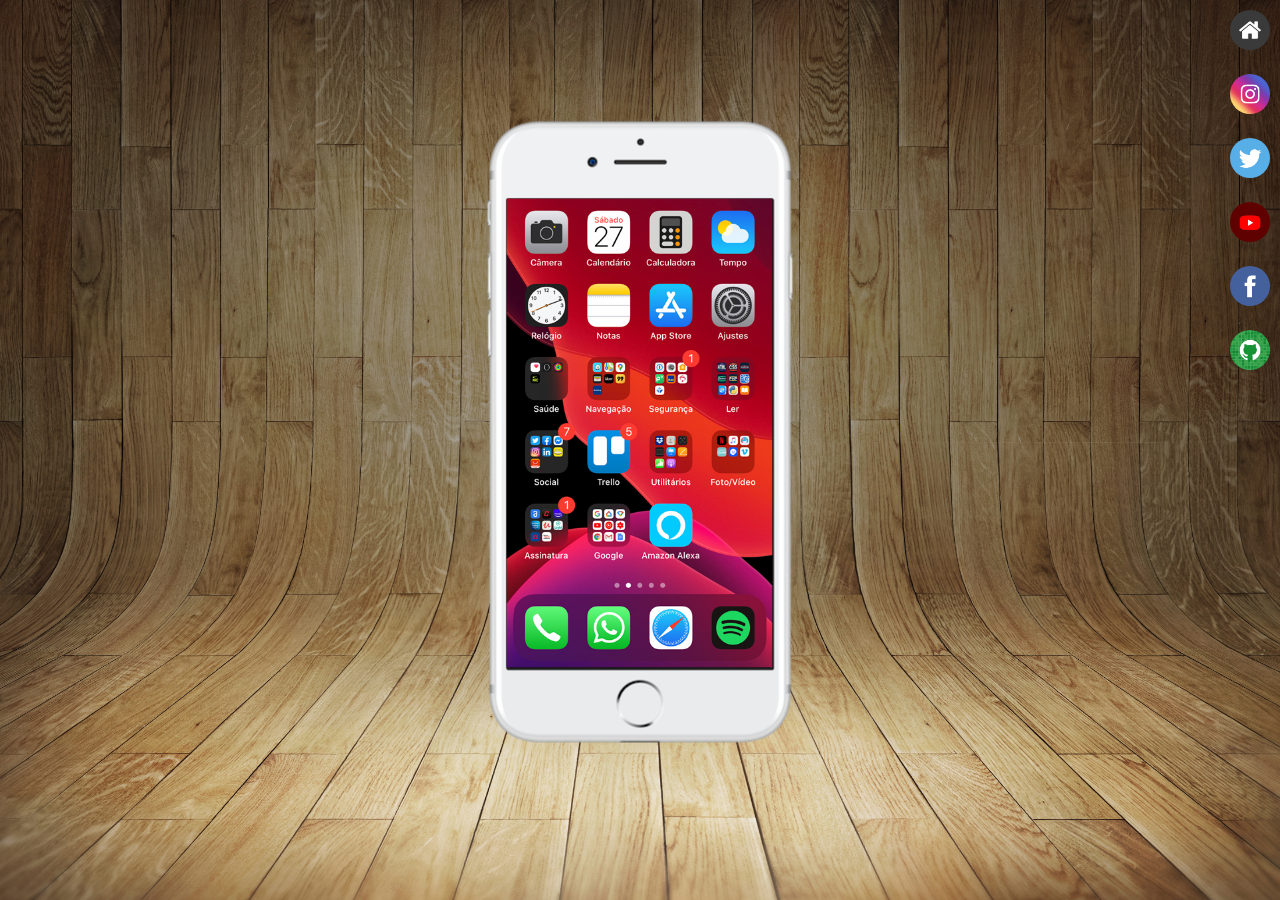
<file: index.html>
<!DOCTYPE html>
<html lang="pt-br">
<head>
    <meta charset="UTF-8">
    <meta name="viewport" content="width=device-width, initial-scale=1.0">
    <title>Projeto Redes Socias</title> <link rel="shortcut icon" href="favicon.ico" type="image/x-icon">
    <link rel="stylesheet" href="estilos/style.css">
</head>
<body>
    <main>
        <section id="telefone">
            <iframe src="home.html" name="tela" id="tela" frameborder="0"></iframe>
        </section>
        <section id="redes-sociais">
           <a href="home.html" target="tela"><img src="imagens/logo-home.jpg" alt="Home"></a> <br>
           <a href="instagram.html" target="tela"><img src="imagens/logo-instagram.jpg" alt="Instagram"></a> <br>
           <a href="twitter.html" target="tela"><img src="imagens/logo-twitter.jpg" alt="twitter"></a> <br>
           <a href="youtube.html" target="tela"><img src="imagens/logo-youtube.jpg" alt="youtube"></a> <br>
           <a href="facebook.html" target="tela"><img src="imagens/logo-facebook.jpg" alt="facebook"></a> <br>
           <a href="github.html" target="tela"><img src="imagens/logo-github.jpg" alt="github"></a> <br>
        </section>
    </main>
    
</body>
</html>
</file>
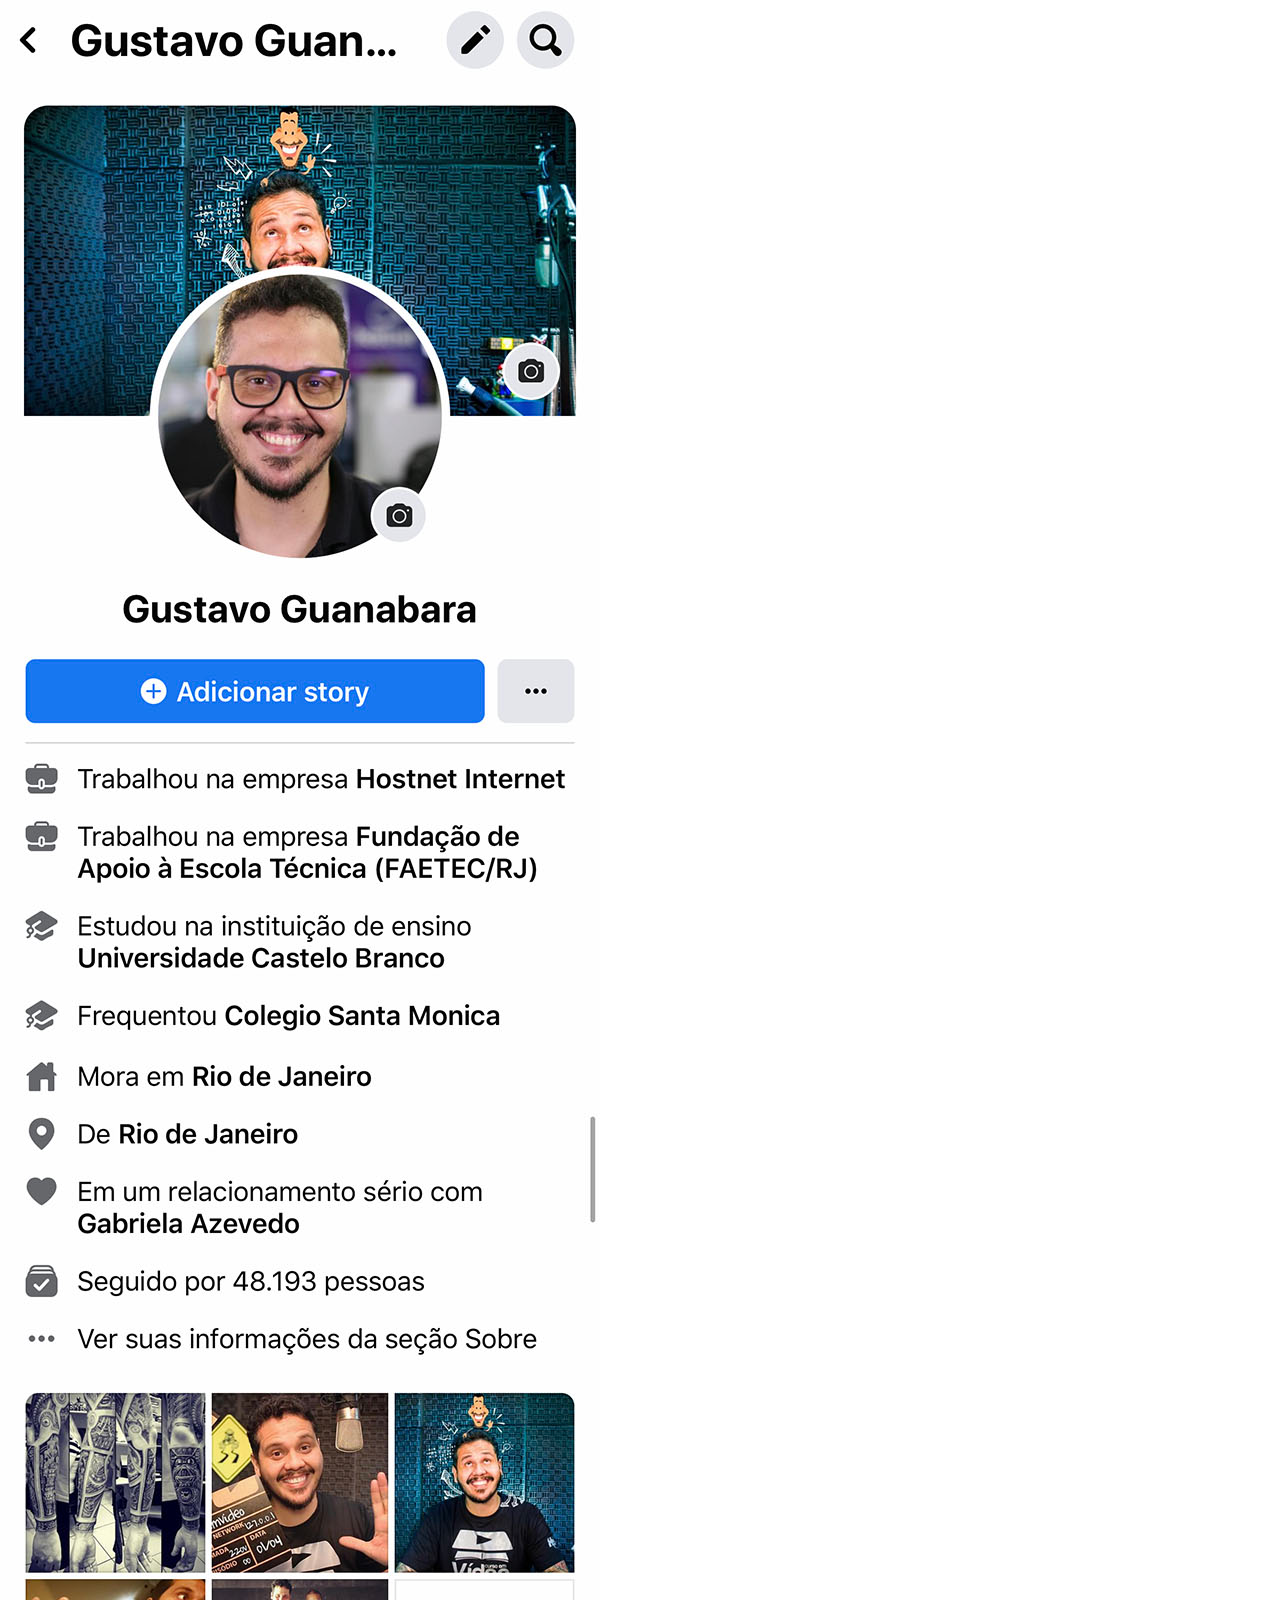
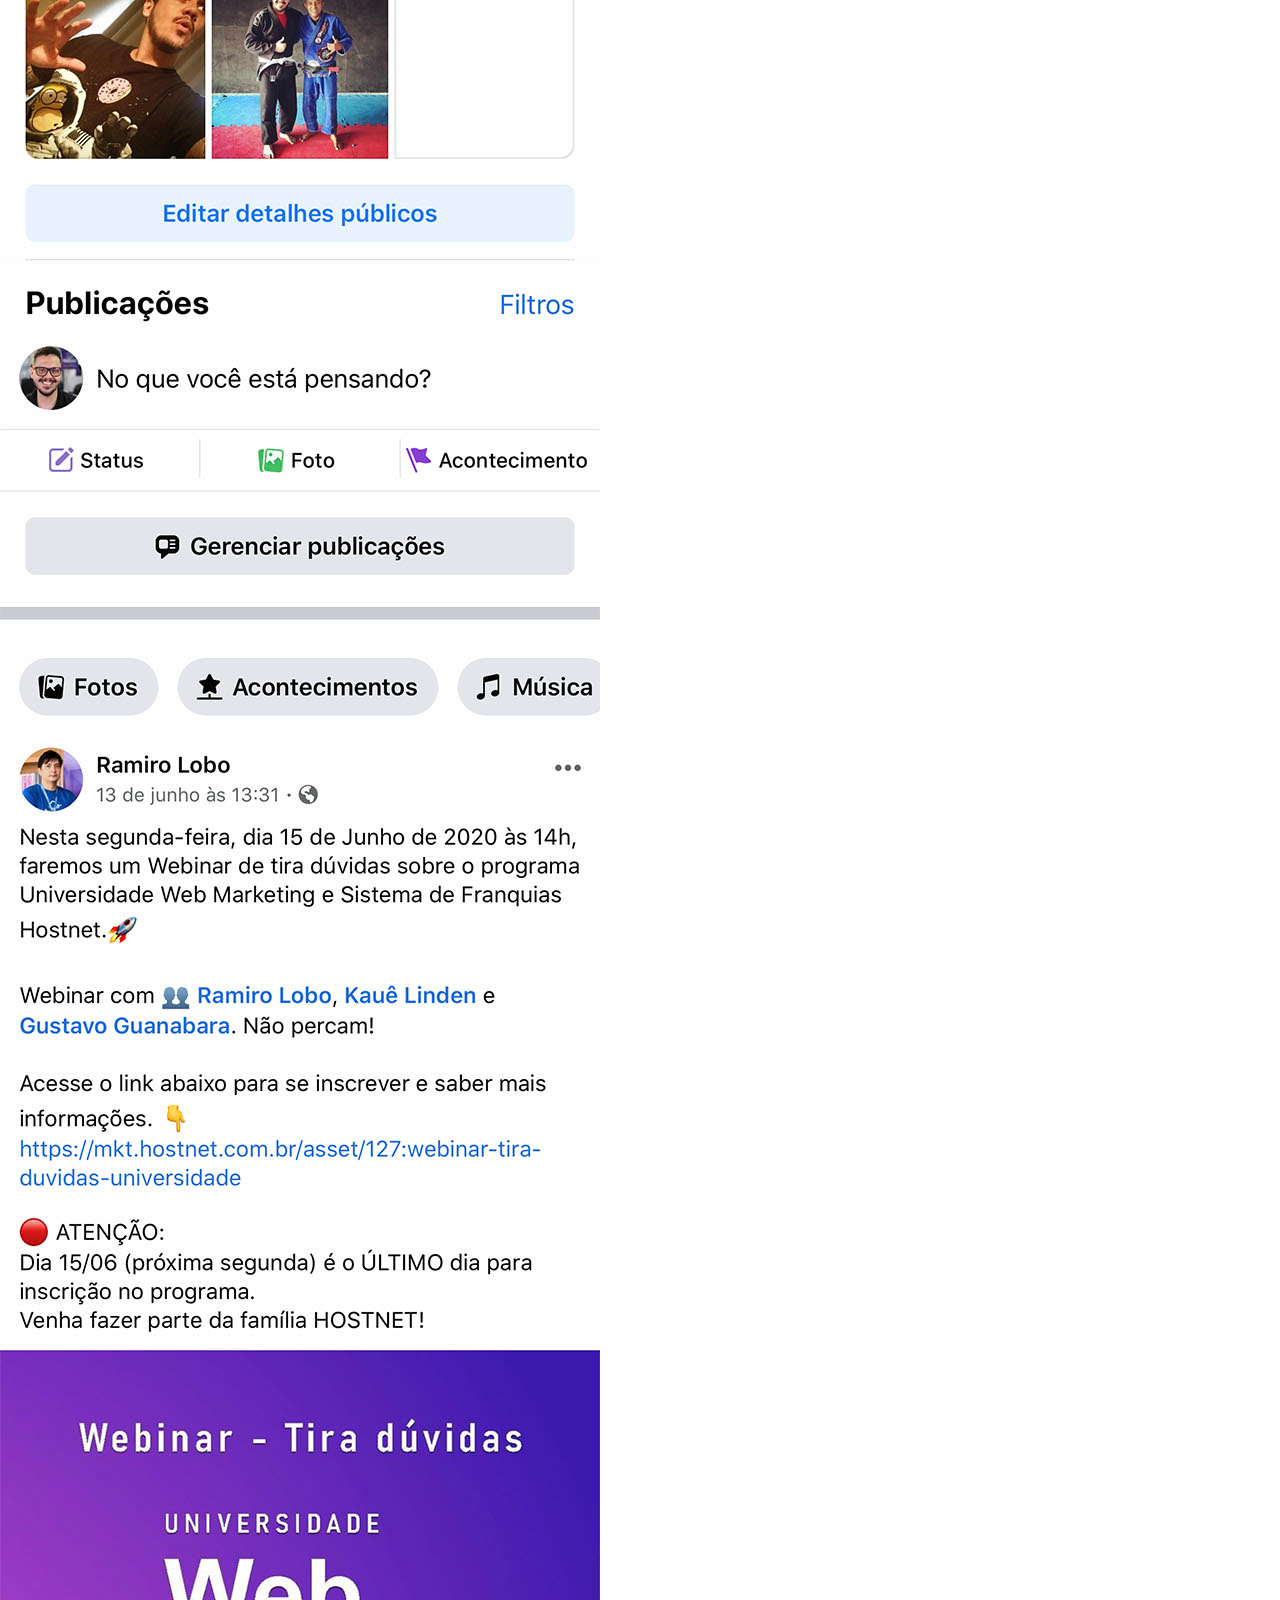
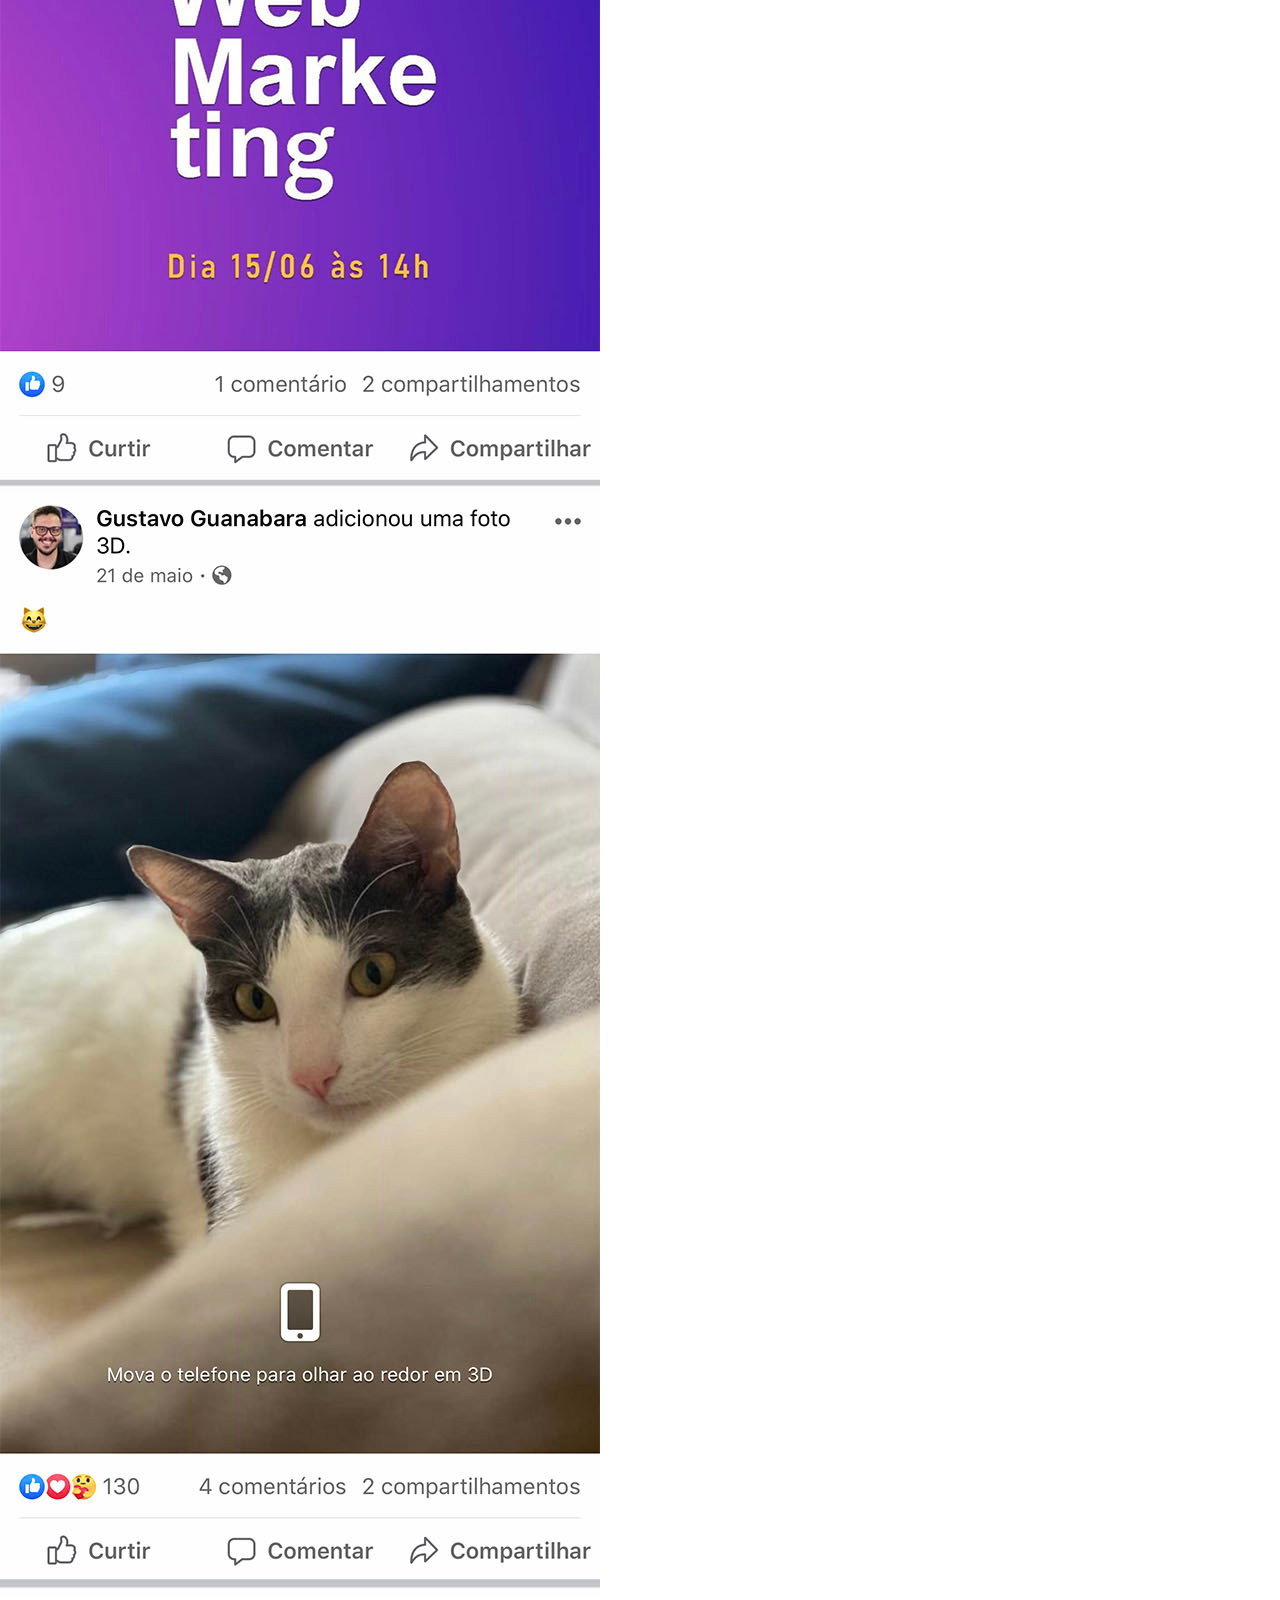
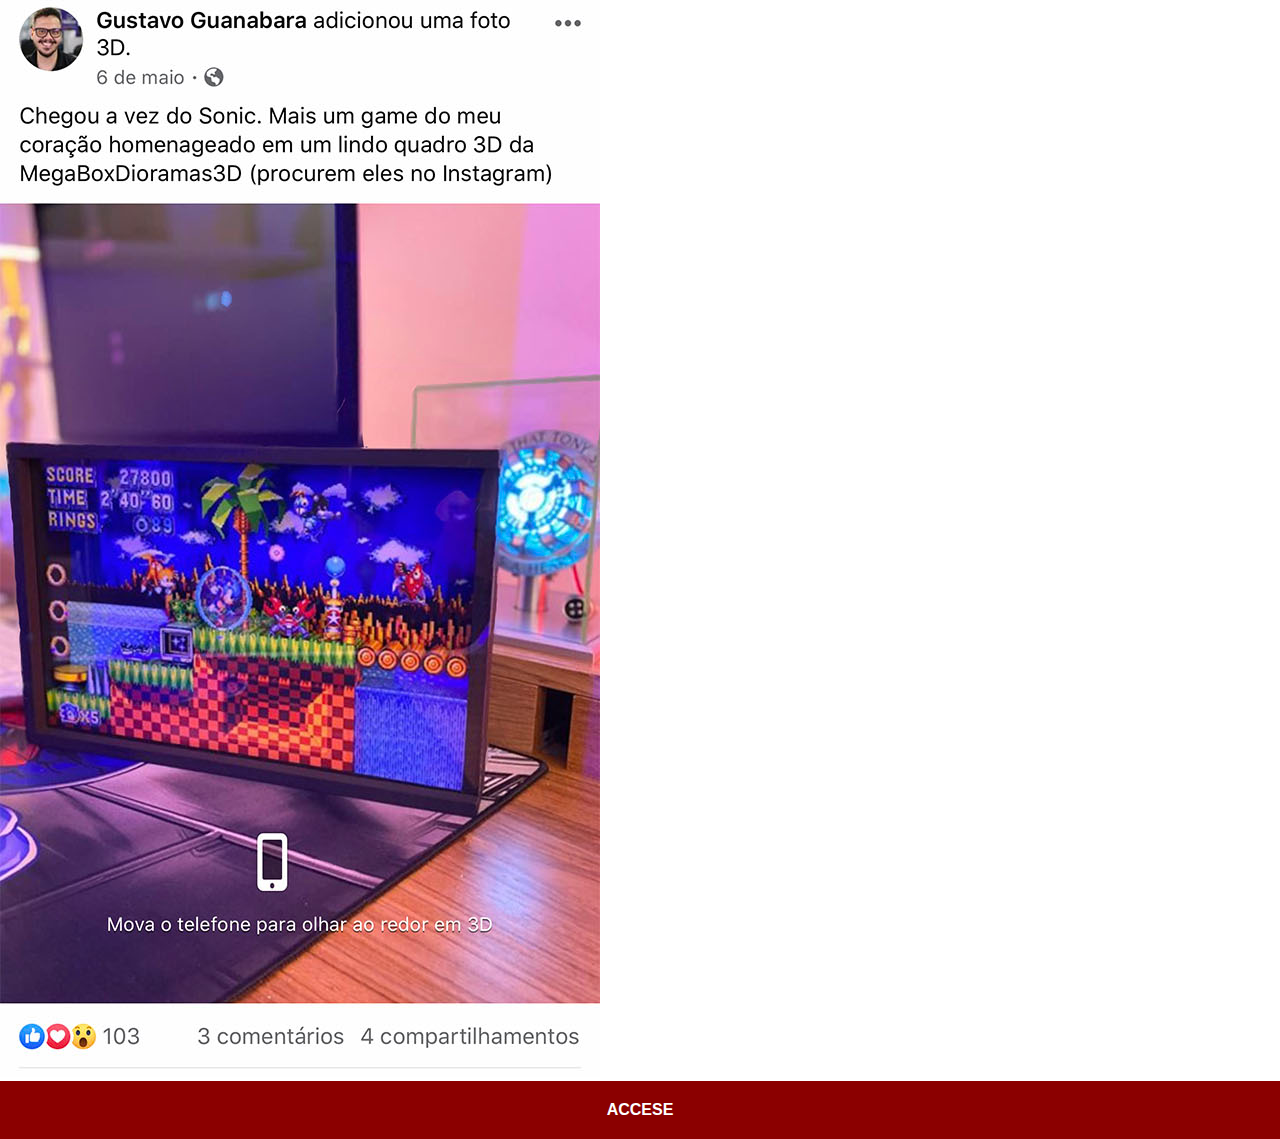
<file: facebook.html>
<!DOCTYPE html>
<html lang="pt-br">
<head>
    <meta charset="UTF-8">
    <meta name="viewport" content="width=device-width, initial-scale=1.0">
    <title>facebook</title>
    <link rel="stylesheet" href="estilos/sociais.css">
</head>
<body>
    <img src="imagens/tela-facebook.jpg" alt="facebook">
    <a href="https://www.facebook.com/?locale=pt_BR" target="_blank">ACCESE</a>
</body>
</html>
</file>
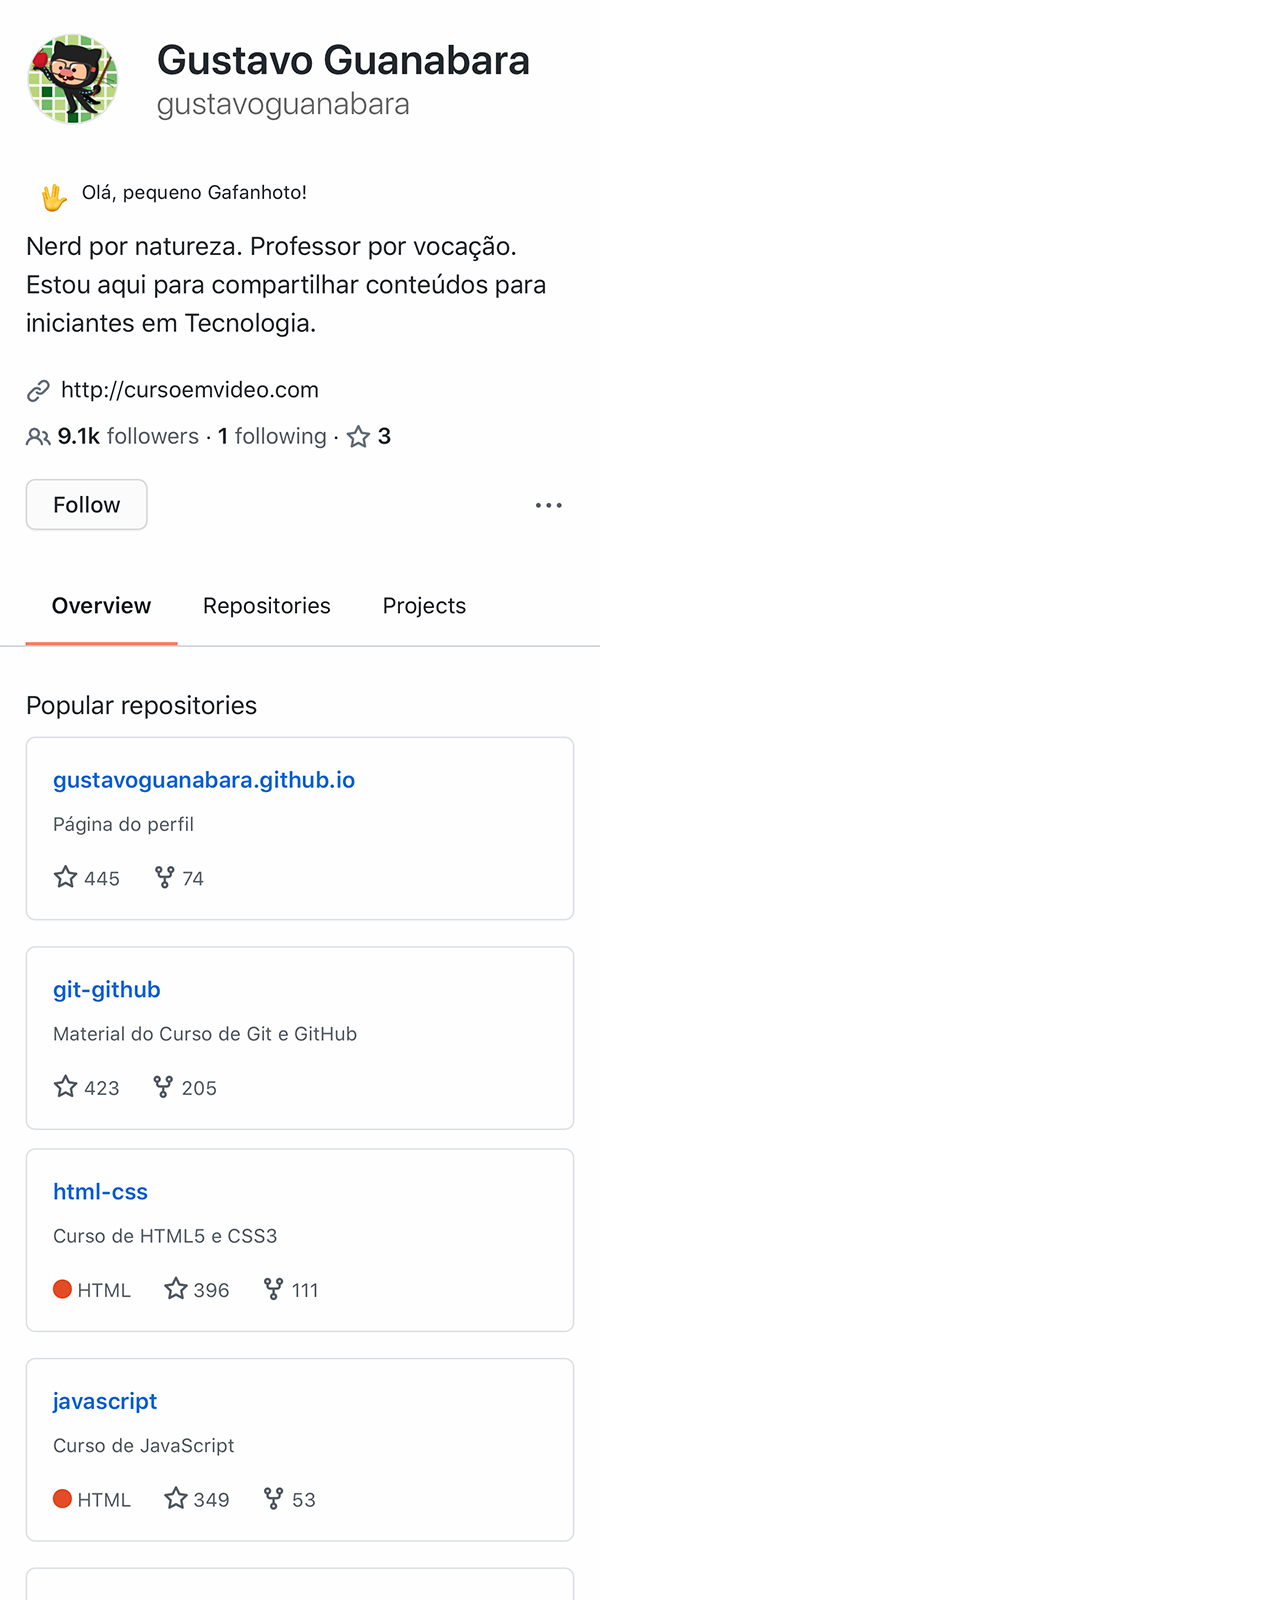
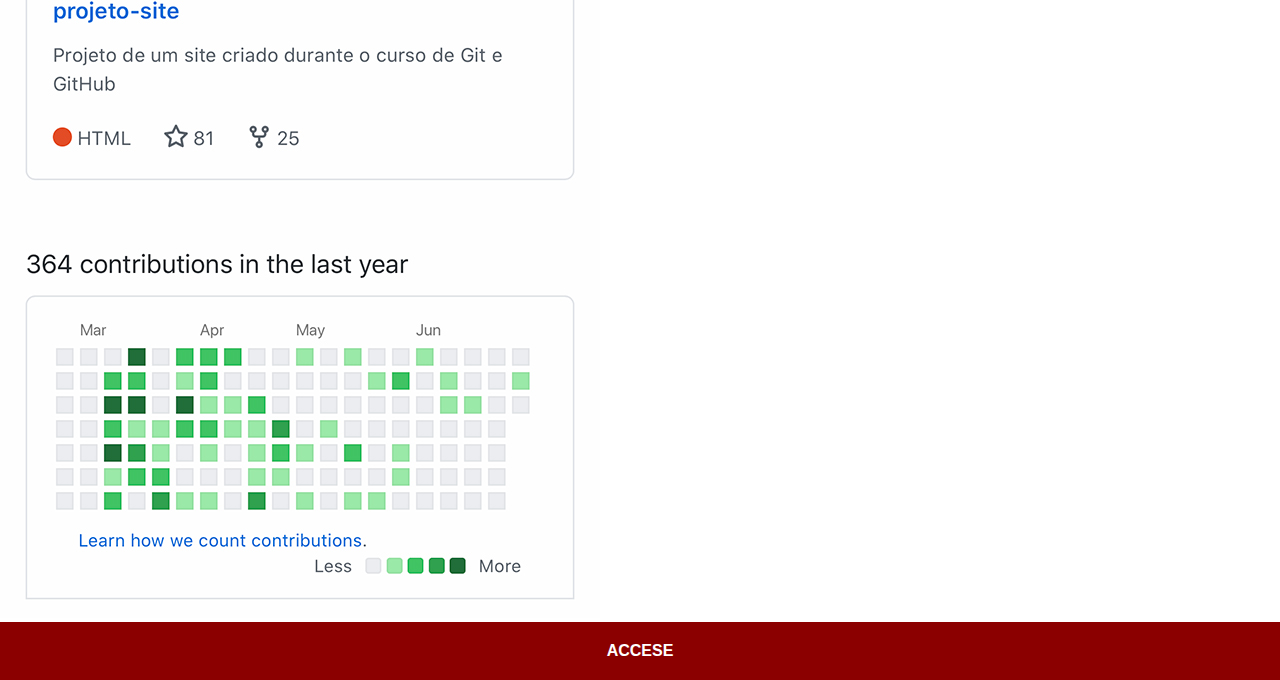
<file: github.html>
<!DOCTYPE html>
<html lang="pt-br">
<head>
    <meta charset="UTF-8">
    <meta name="viewport" content="width=device-width, initial-scale=1.0">
    <title>github</title>
    <link rel="stylesheet" href="estilos/sociais.css">
</head>
<body>
    <img src="imagens/tela-github.jpg" alt="github">
    <a href="https://github.com/omarnayiff" target="_blank">ACCESE</a>
</body>
</html>
</file>
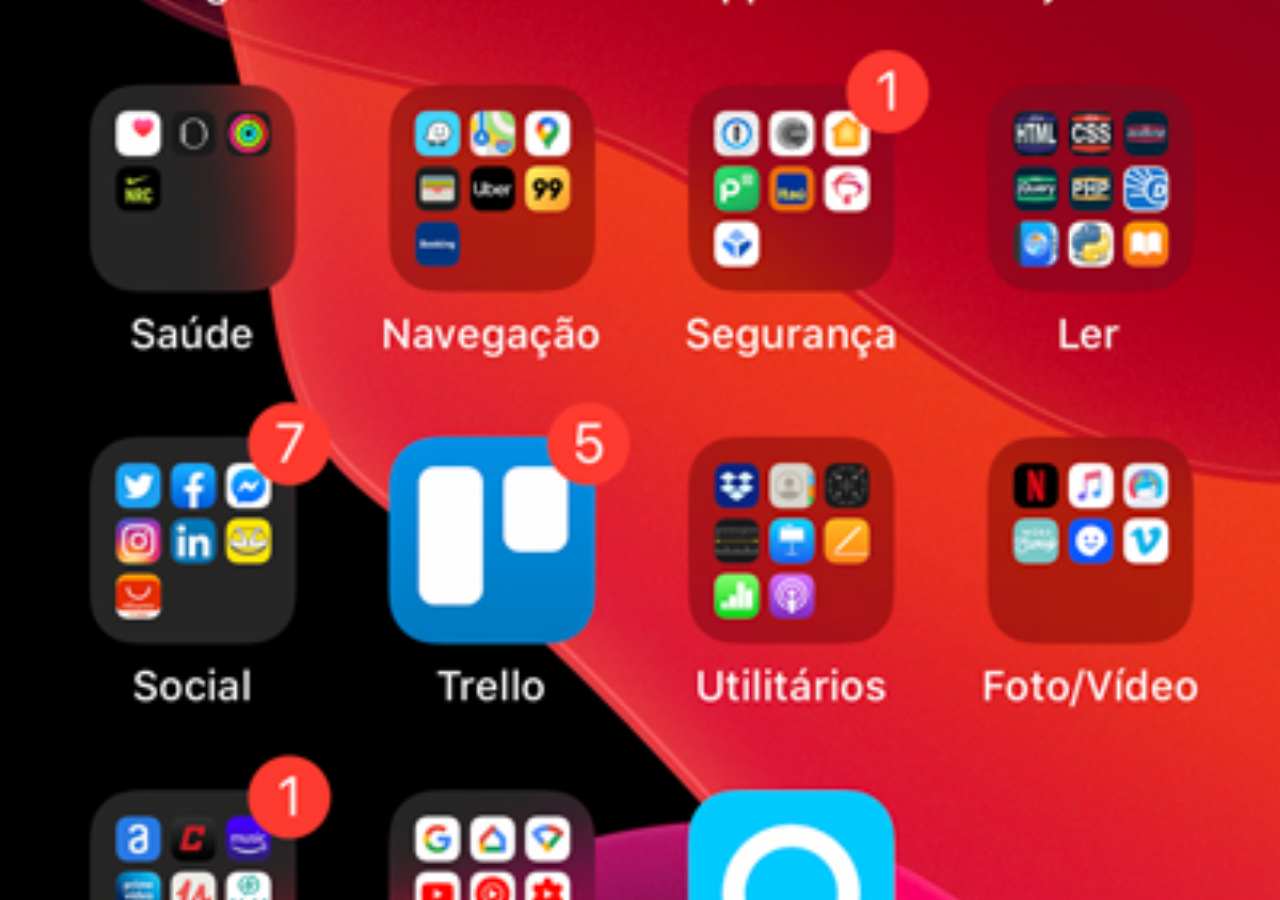
<file: home.html>
<!DOCTYPE html>
<html lang="pt-br">
<head>
    <meta charset="UTF-8">
    <meta name="viewport" content="width=device-width, initial-scale=1.0">
    <title>Home</title>
</head>
<style>
    * {
        margin: 0px;
        padding: 0px;

    }

    body {
        width: 100vw;
        height: 100vh;
        background: black url('imagens/tela-home.jpg')  no-repeat center;
        background-size: cover;
        
    }
</style>
<body>
    
</body>
</html>
</file>
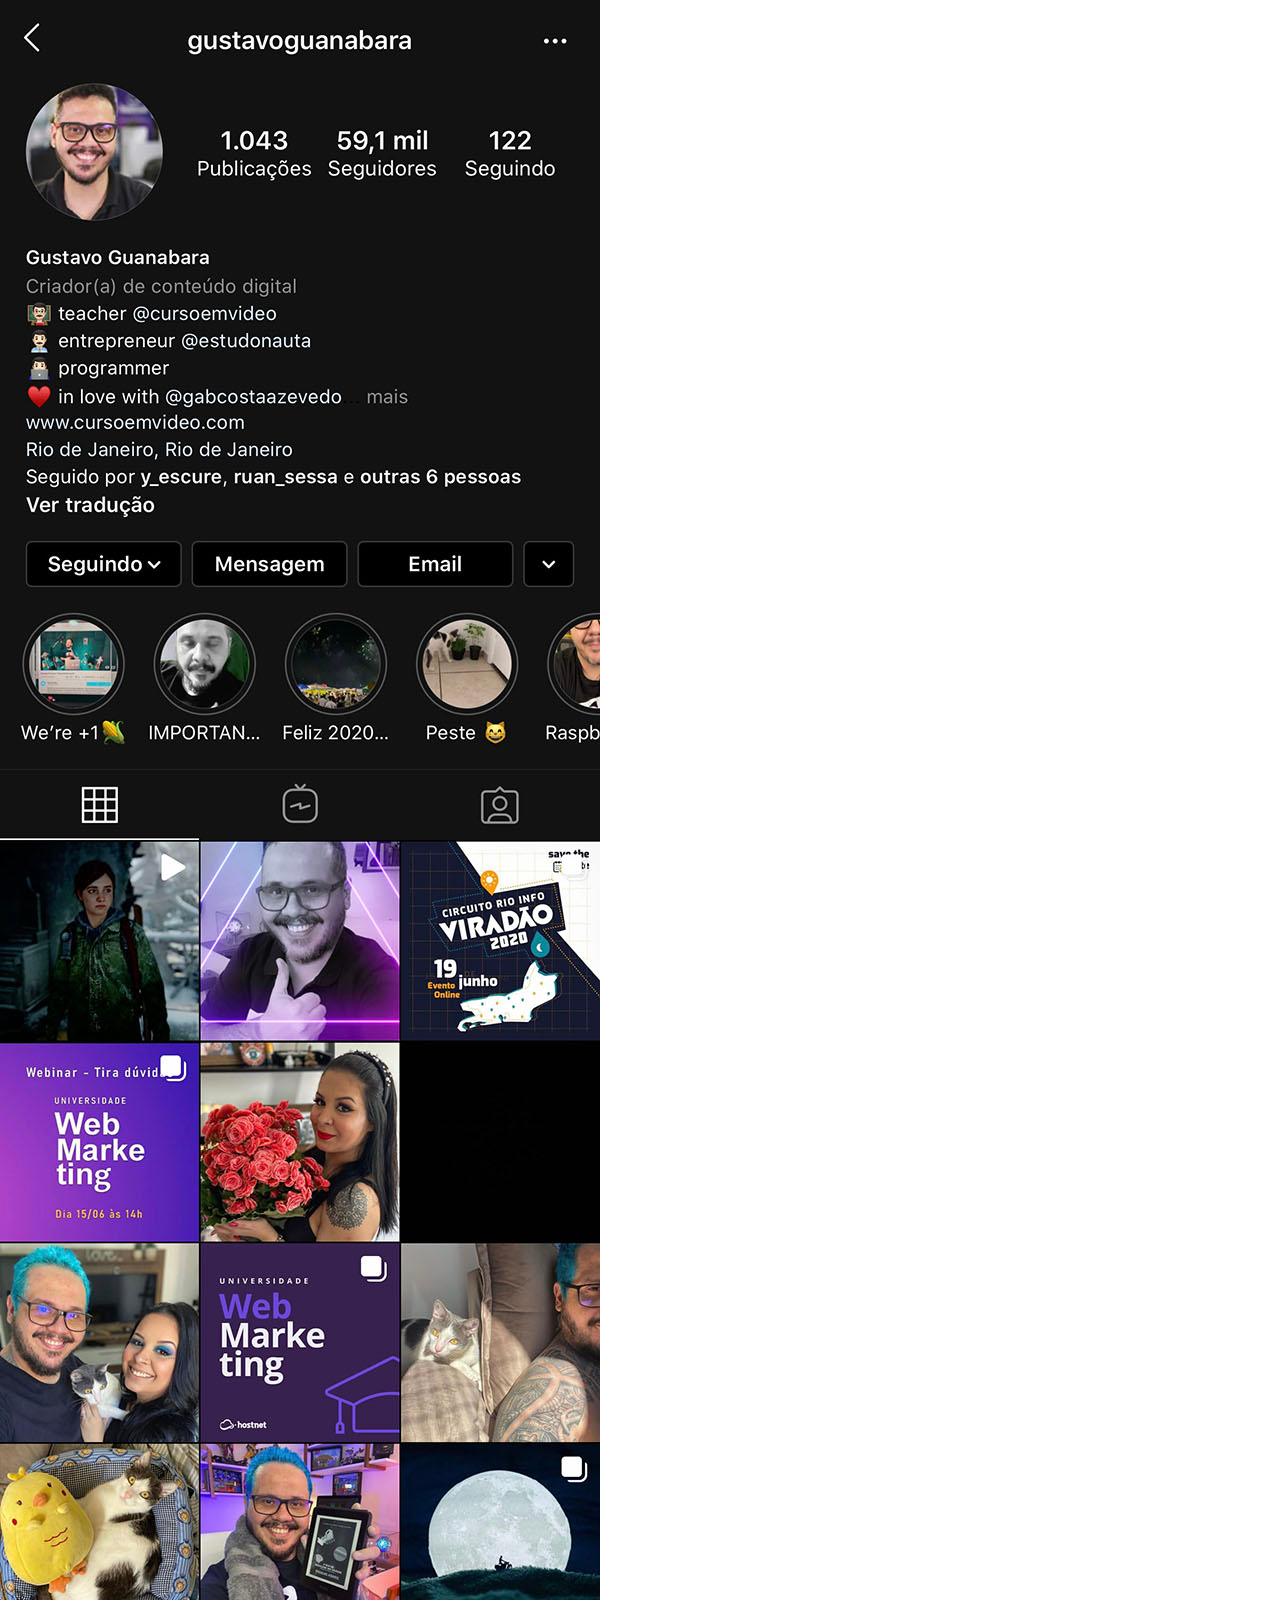
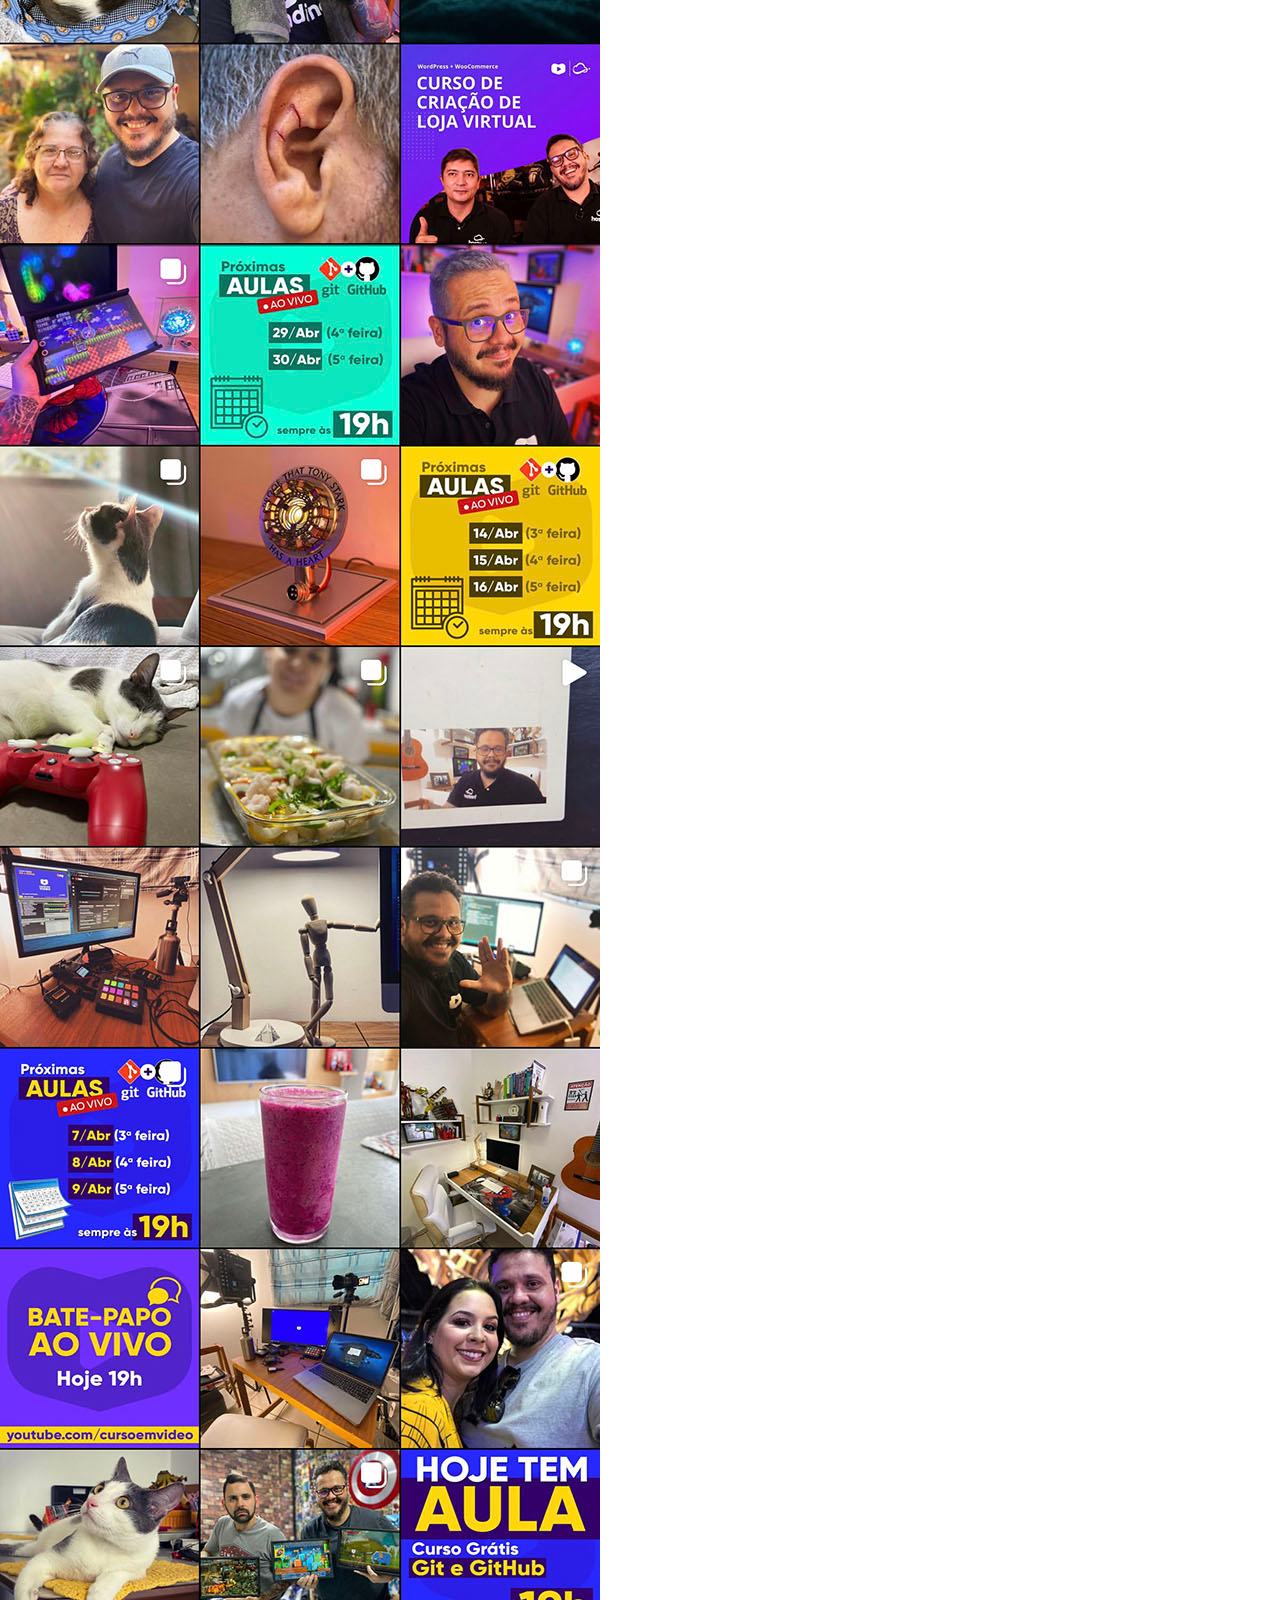
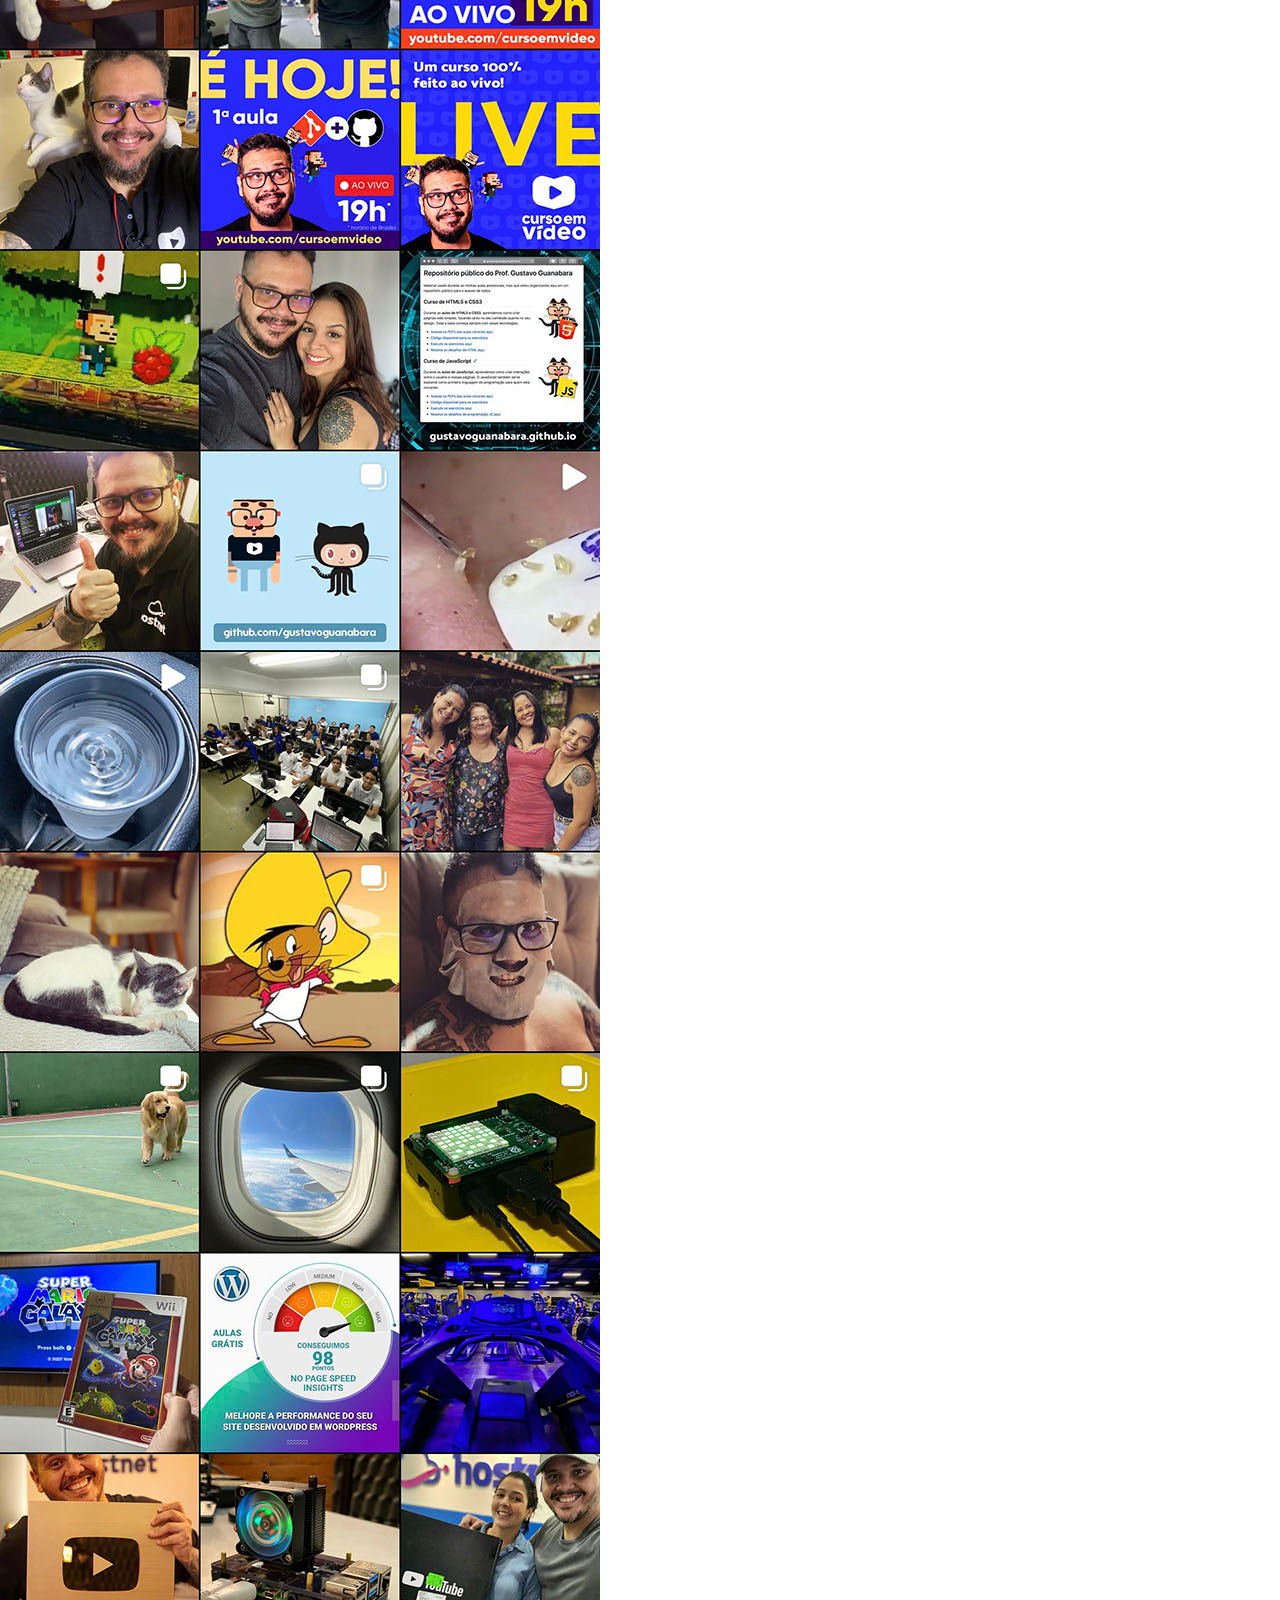
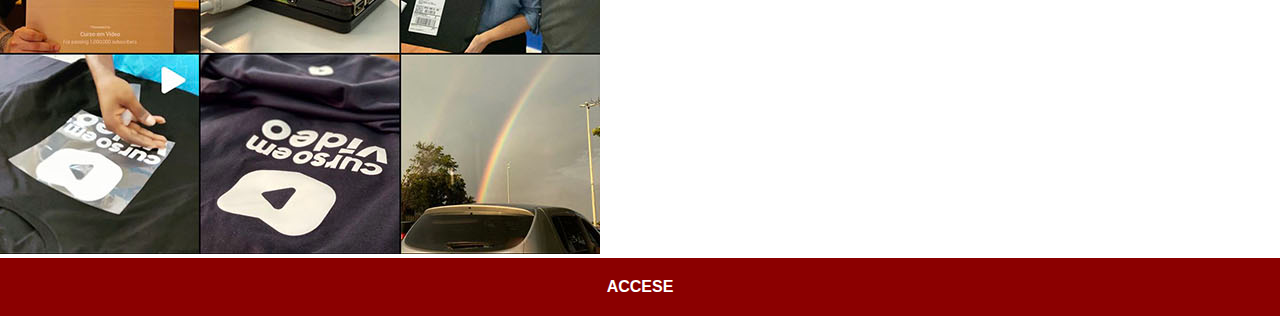
<file: instagram.html>
<!DOCTYPE html>
<html lang="pt-br">
<head>
    <meta charset="UTF-8">
    <meta name="viewport" content="width=device-width, initial-scale=1.0">
    <title>Instagram</title>
    <link rel="stylesheet" href="estilos/sociais.css">
</head>
<body>
    <img src="imagens/tela-instagram.jpg" alt="instagram">
    <a href="https://www.instagram.com/" target="_blank">ACCESE</a>
</body>
</html>
</file>
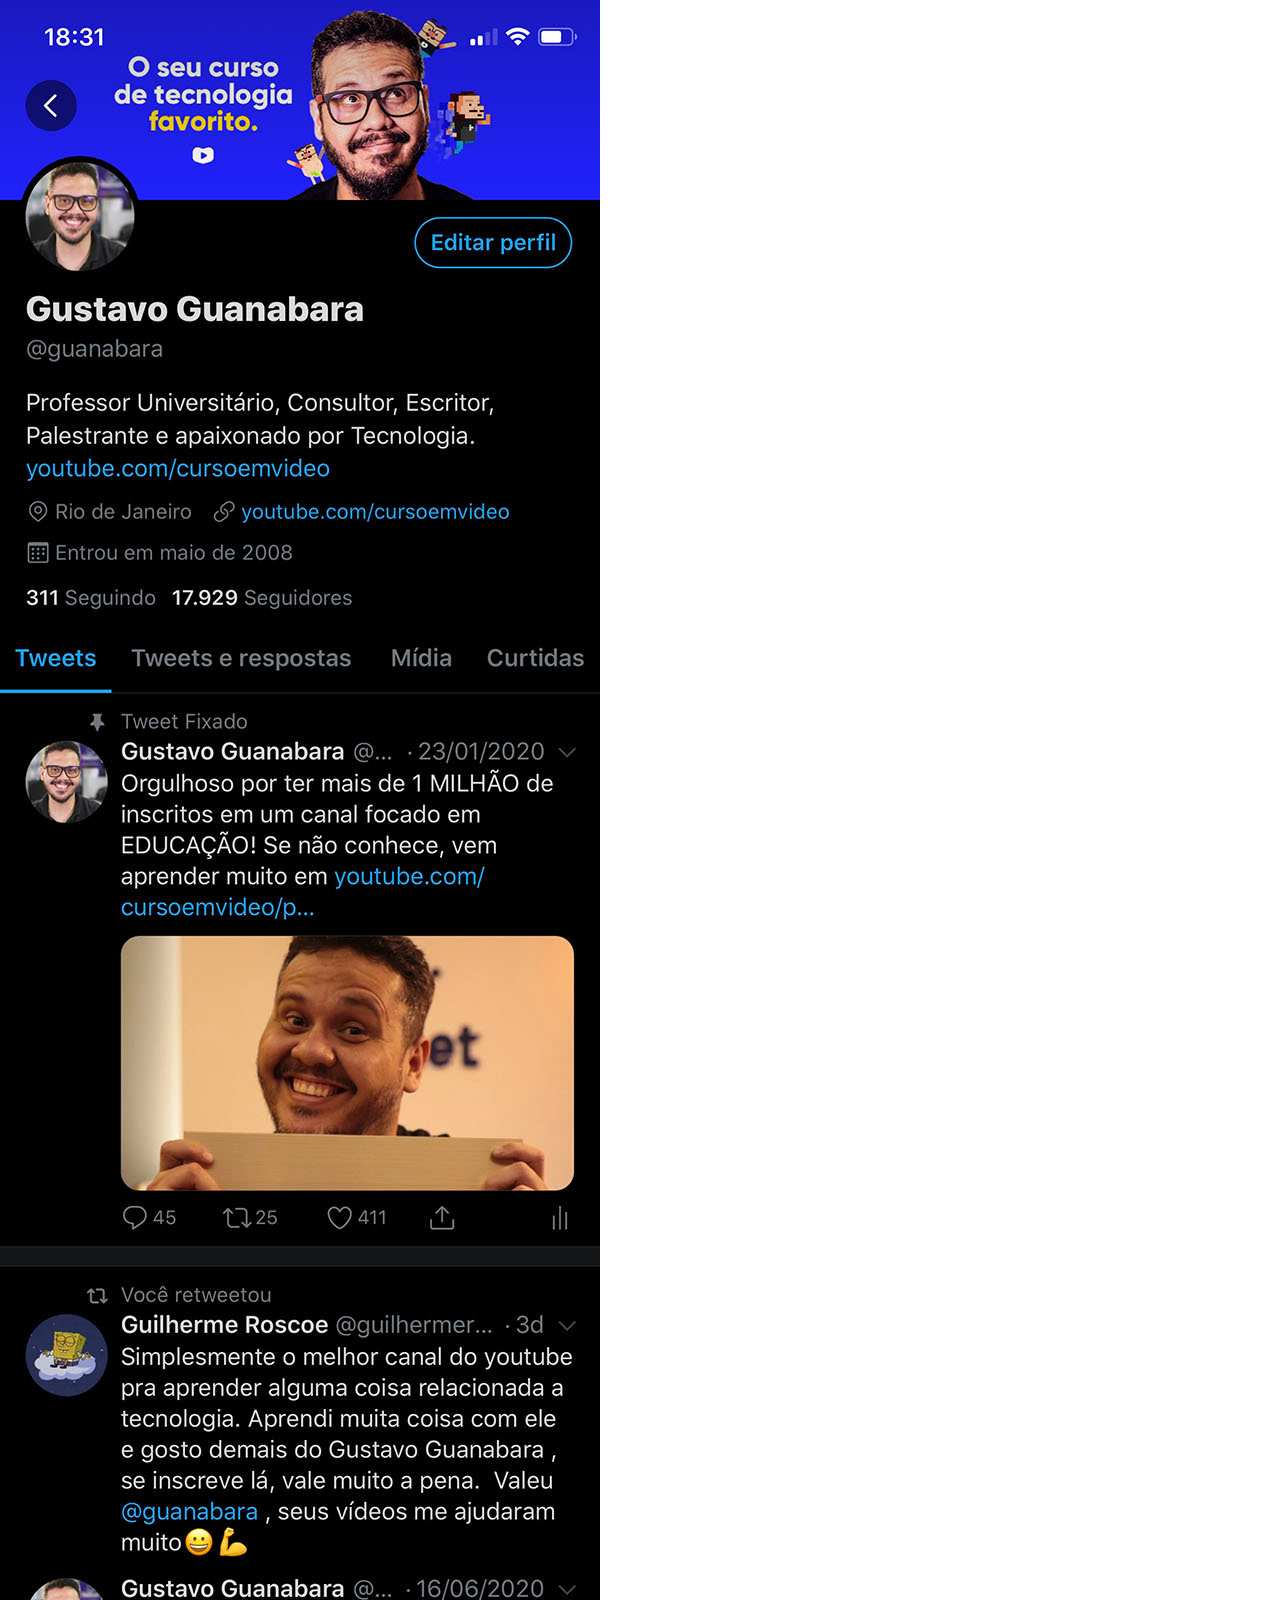
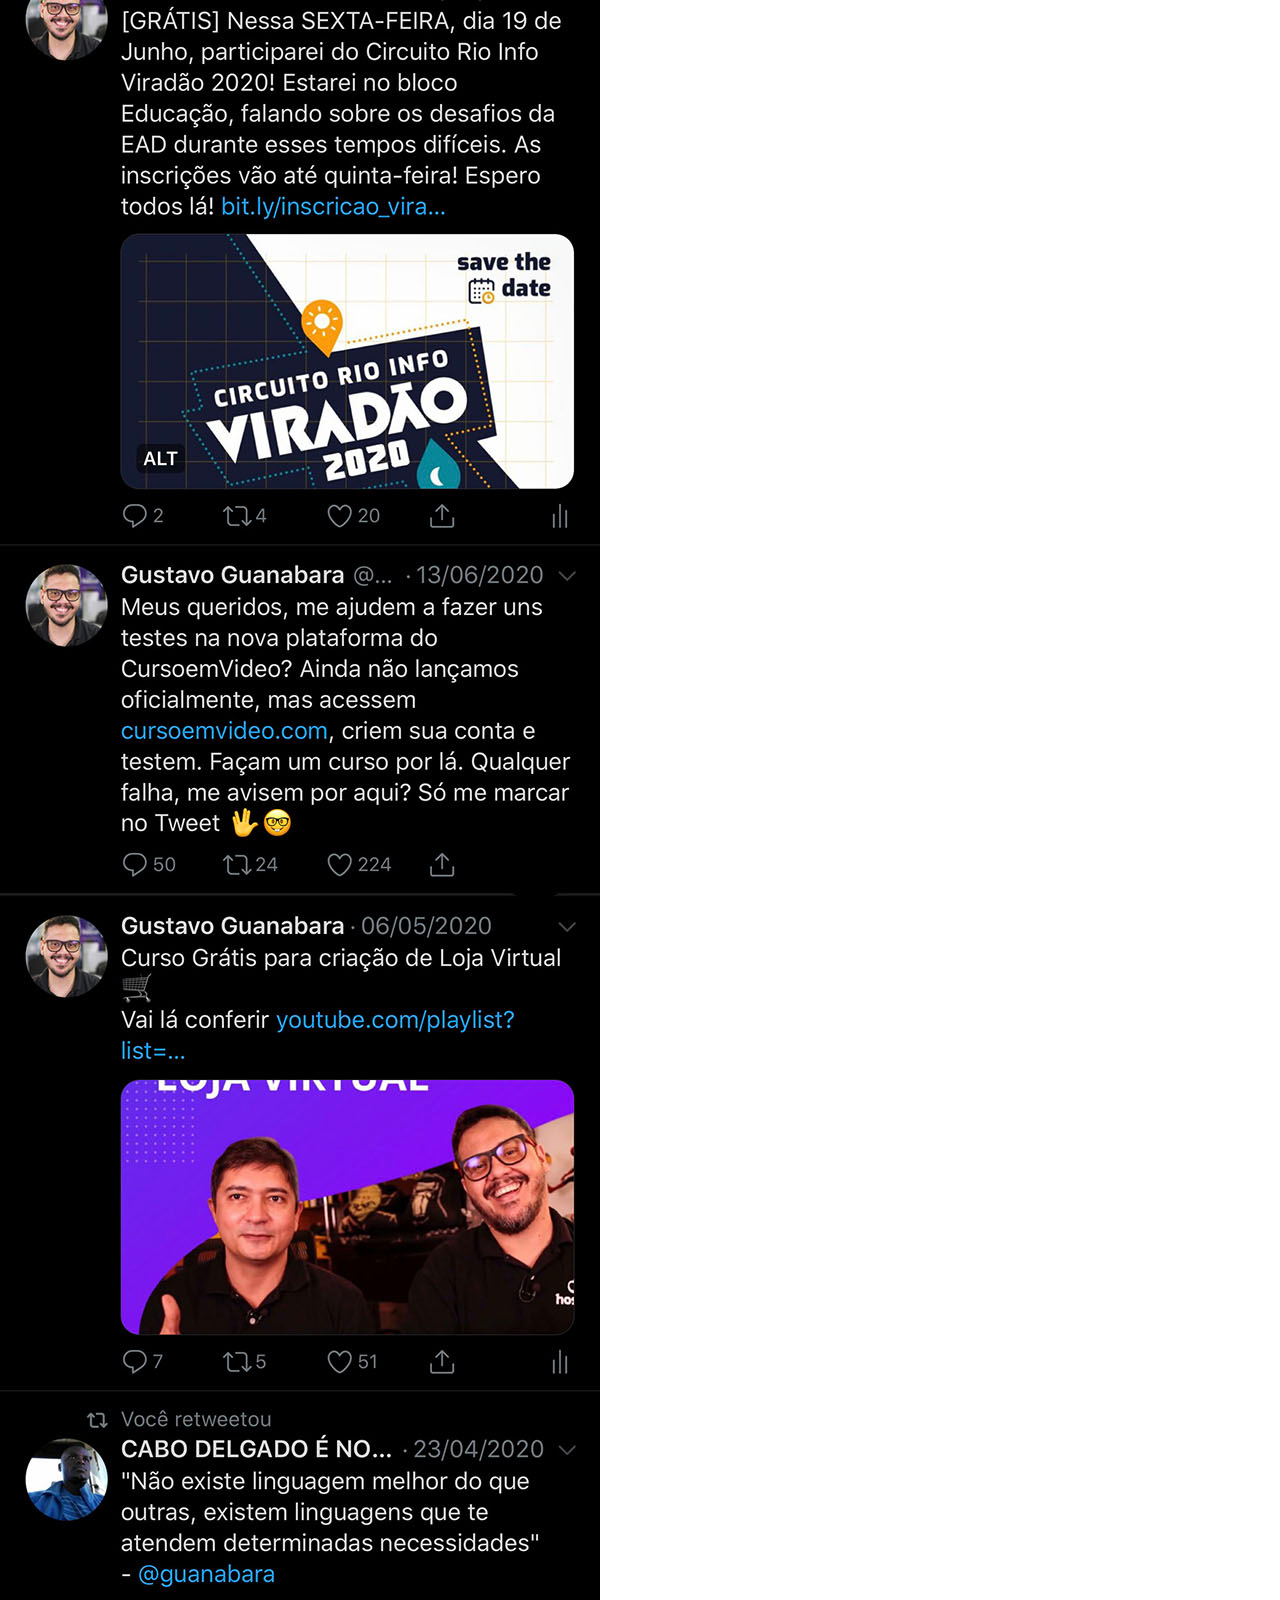
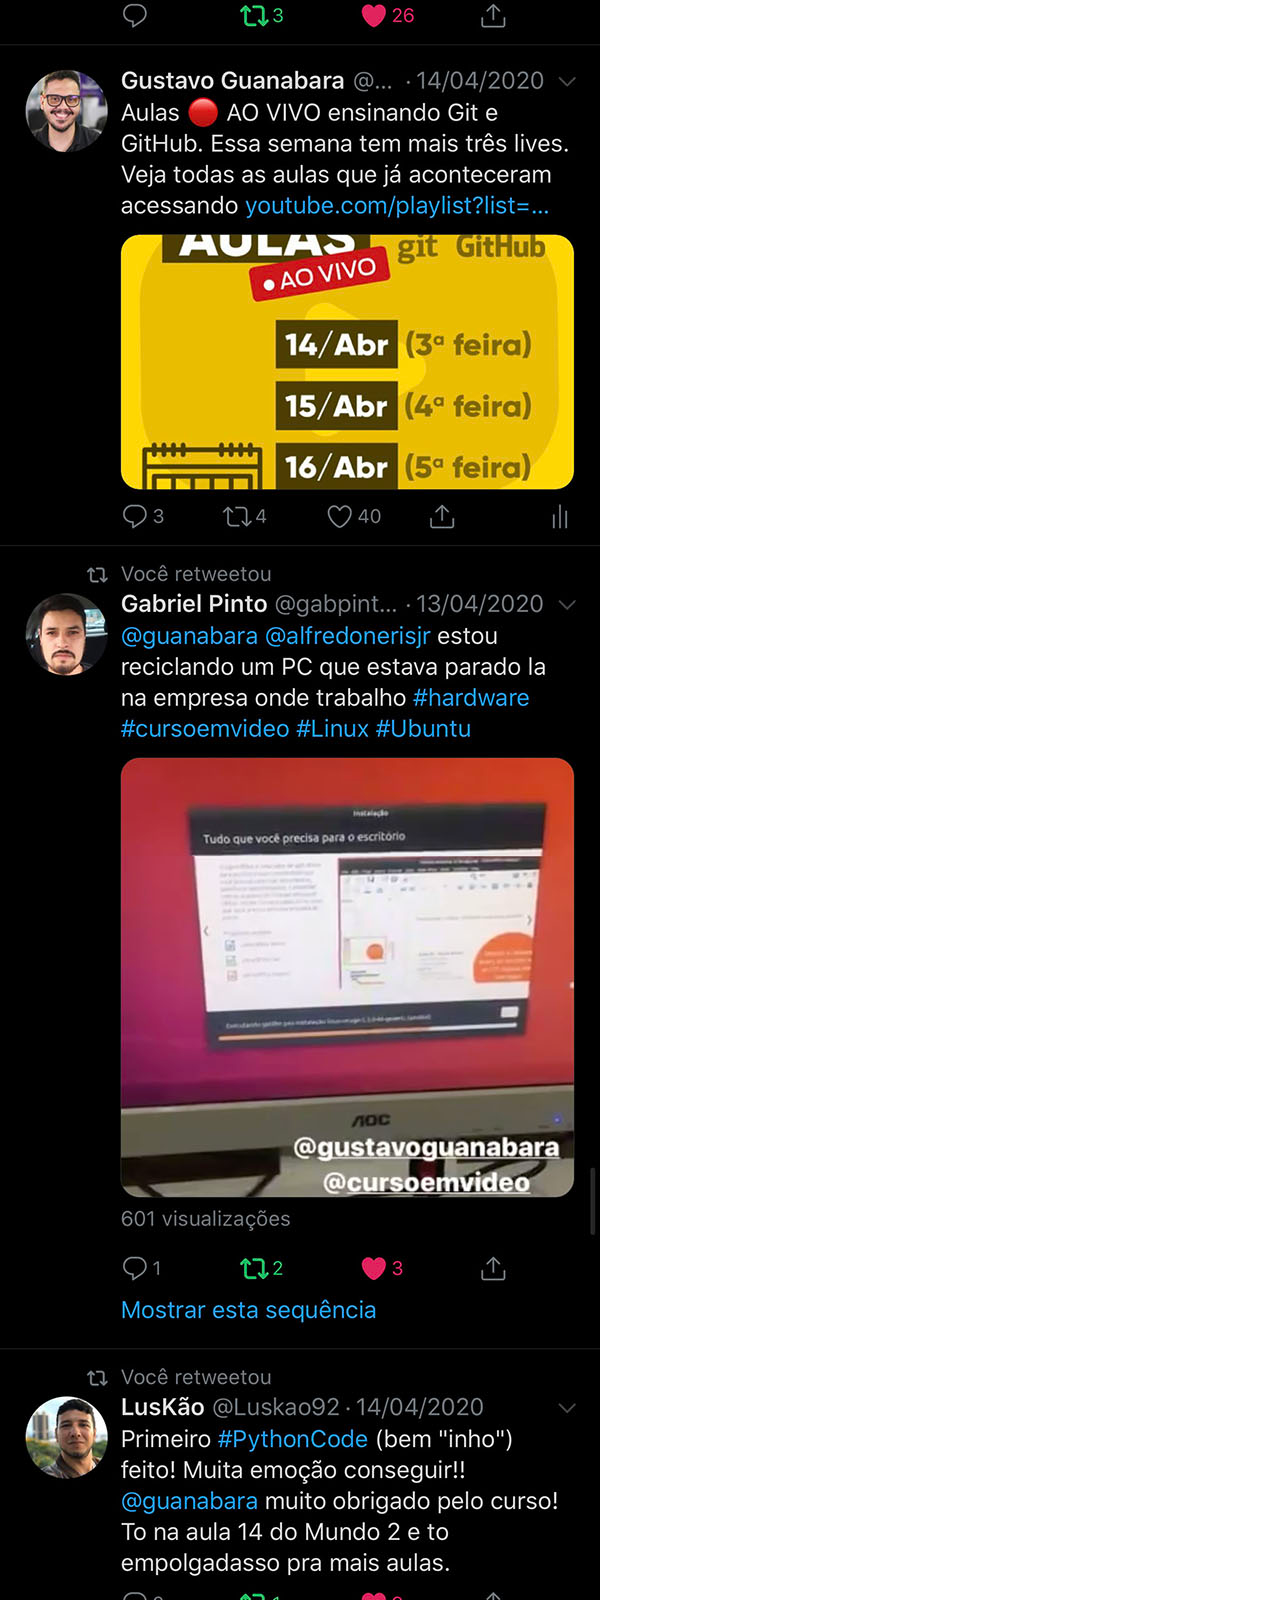
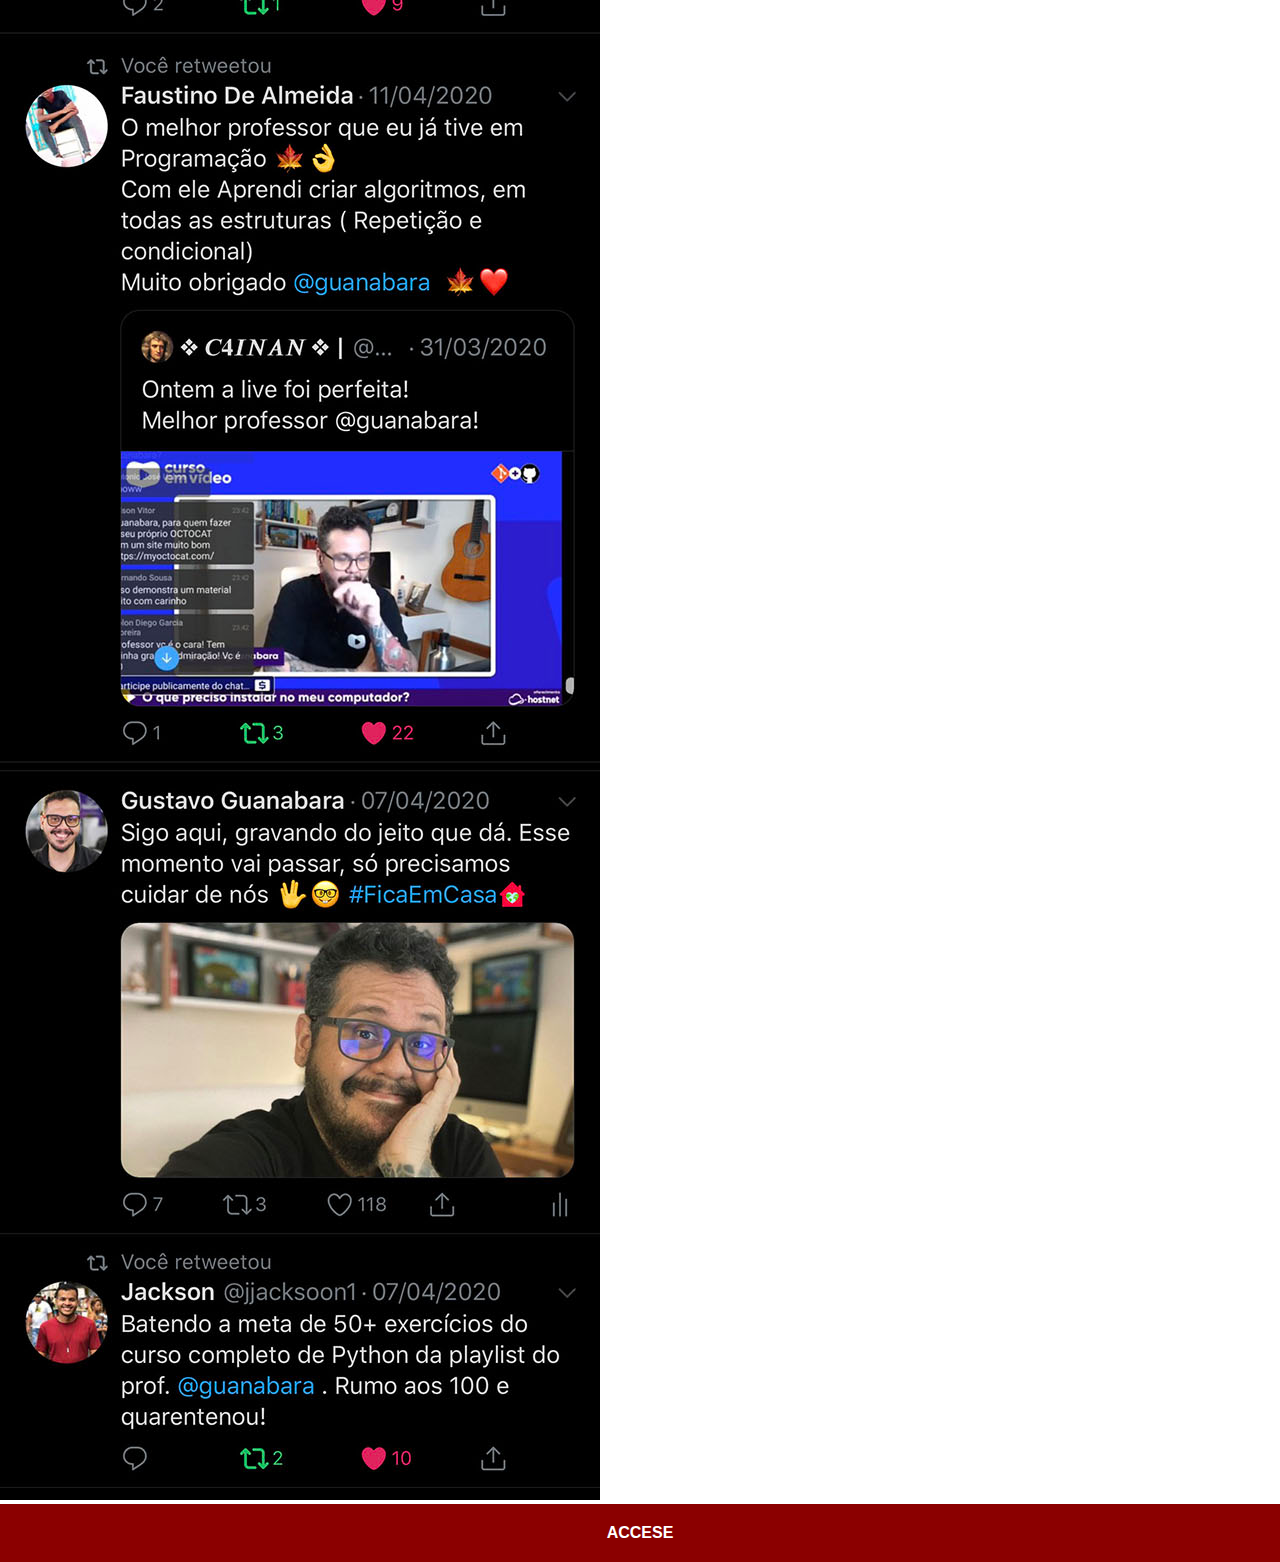
<file: twitter.html>
<!DOCTYPE html>
<html lang="pt-br">
<head>
    <meta charset="UTF-8">
    <meta name="viewport" content="width=device-width, initial-scale=1.0">
    <title>Twitter</title>
    <link rel="stylesheet" href="estilos/sociais.css">
</head>
<body>
    <img src="imagens/tela-twitter.jpg" alt="twitter">
    <a href="https://x.com/home" target="_blank">ACCESE</a>
</body>
</html>
</file>
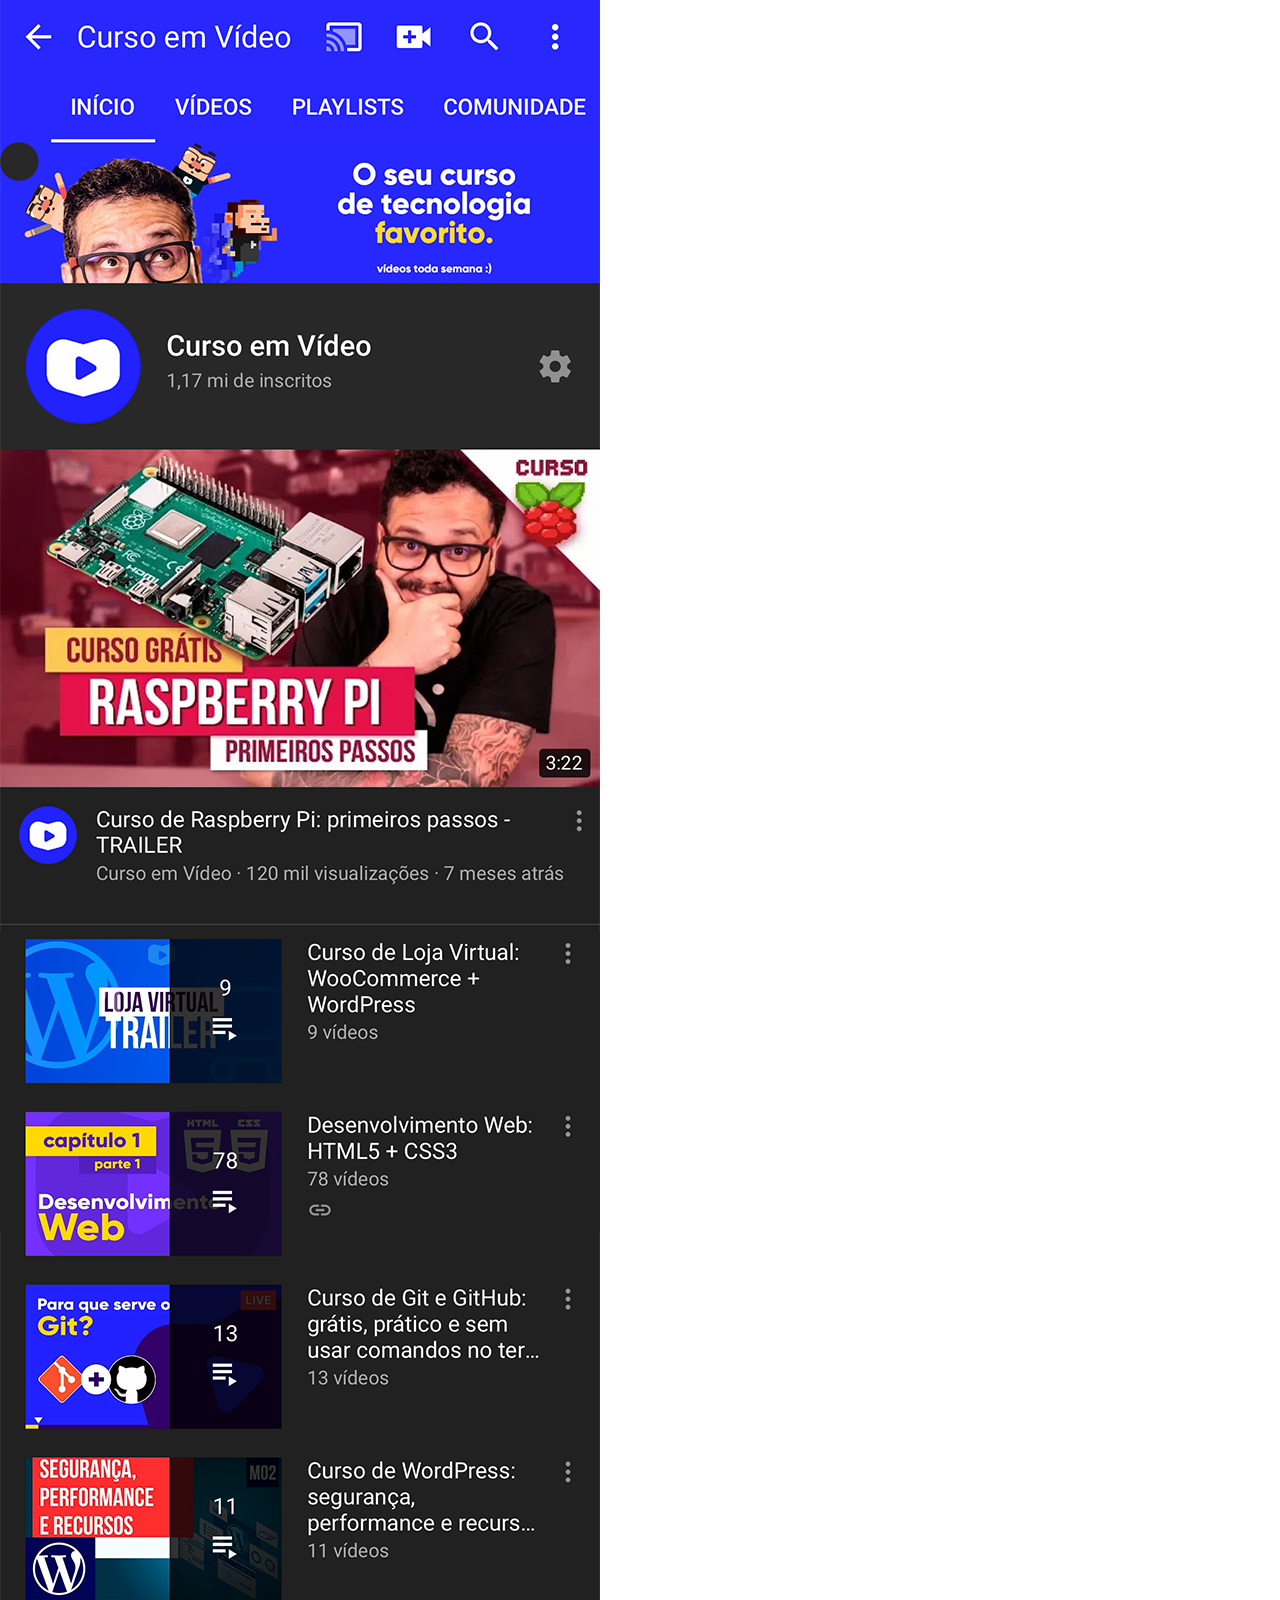
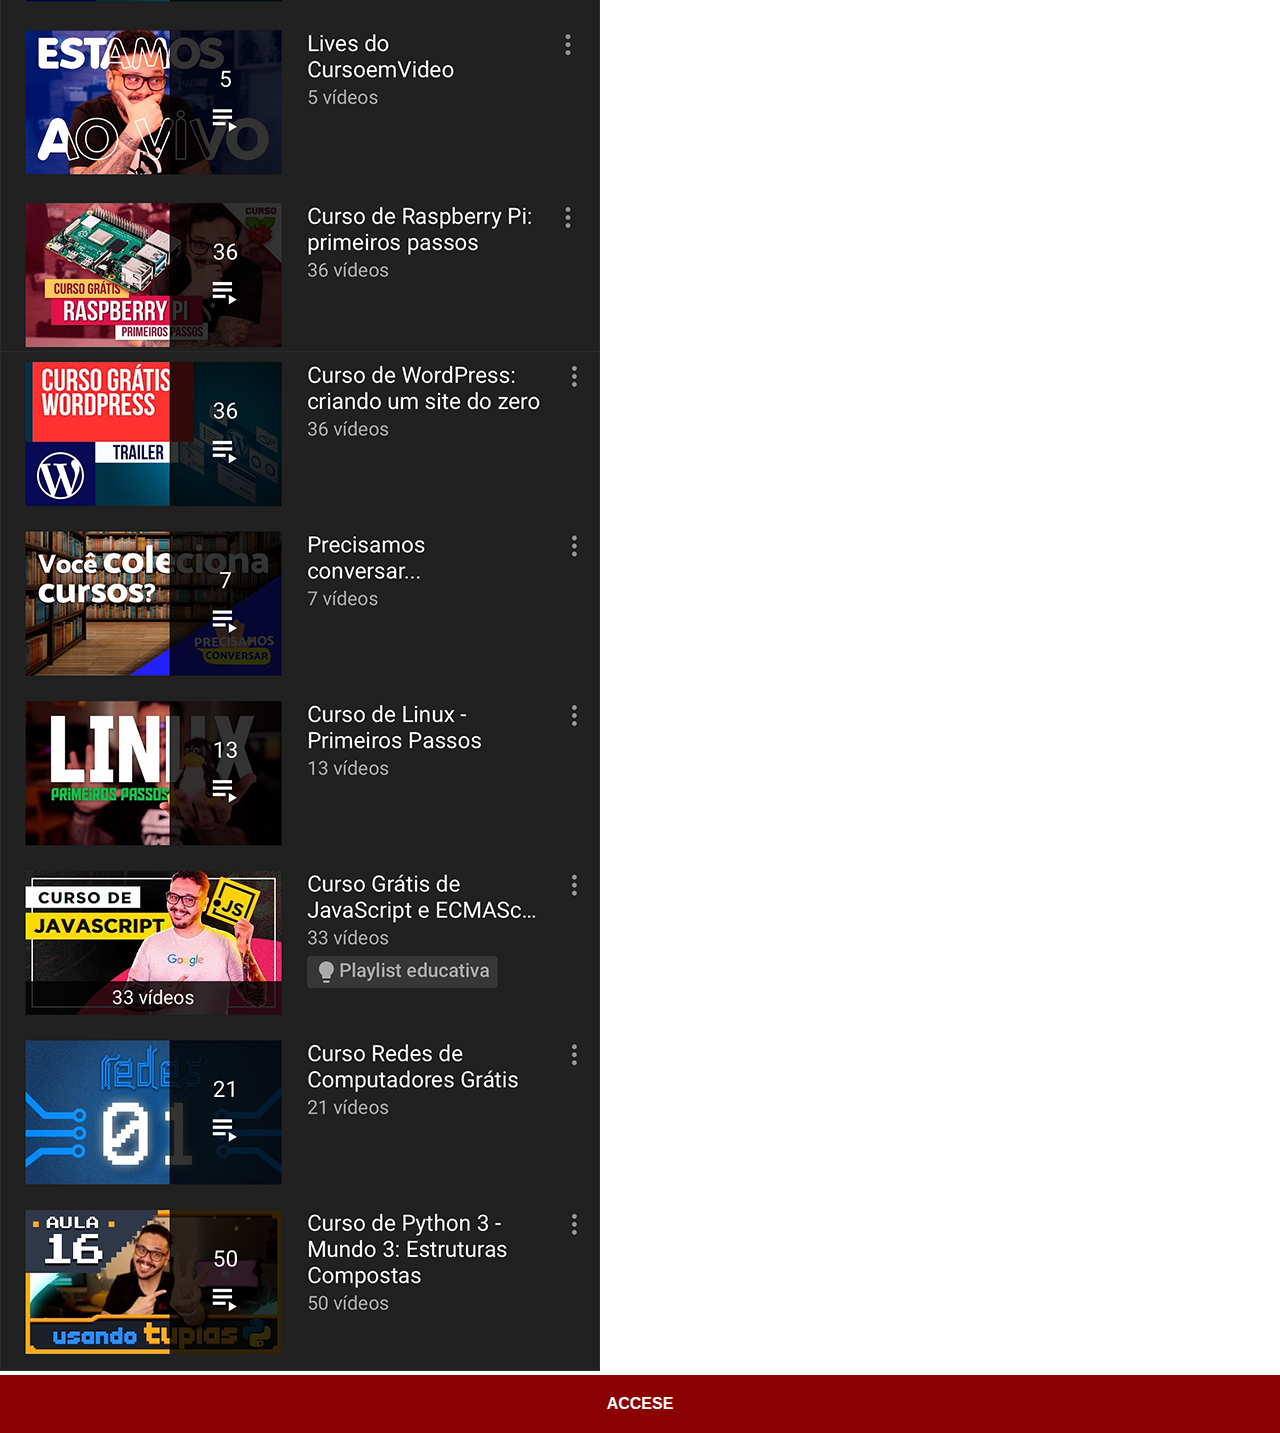
<file: youtube.html>
<!DOCTYPE html>
<html lang="pt-br">
<head>
    <meta charset="UTF-8">
    <meta name="viewport" content="width=device-width, initial-scale=1.0">
    <title>Youtube</title>
    <link rel="stylesheet" href="estilos/sociais.css">

</head>
<body>
    <img src="imagens/tela-youtube.png" alt="youtube">
    <a href="https://www.youtube.com/@CHaRRuaClash/playlists" target="_blank">ACCESE</a>
</body>
</html>
</file>
<file: estilos/style.css>
@charset "UTF-8";

*{
    margin: 0px;
    padding: 0px;
    font-family: Arial, Helvetica, sans-serif;
}

html, body {
    height: 100vh;
    width: 100vw;
    background-color: black;
}

main {
    position: relative;
    height: 96vh;
    
}

body {
    background: url('../imagens/fundo-madeira.jpg') no-repeat top center;
    background-size: cover;
    background-attachment: fixed;
}


section#telefone {
    position: absolute;
    top: 50%;
    left: 50%;
    transform: translate(-50%, -50%);

    height: 627px;
    width: 311px;
    background: url('../imagens/frame-iphone.png') no-repeat;
}

iframe#tela {
    position: relative;
    top: 80px;
    left: 22px;
    width: 266px;
    height: 469px;
}

section#redes-sociais {
    text-align: right;
}

section#redes-sociais img {
    width: 60px;
    padding: 10px;
    border-radius: 50%;
    box-sizing: border-box;
    
}

section#redes-sociais img:hover {
    
    transform: translate(-3px, -3px);
    transition: transform .3s ;
}
</file>
<file: estilos/sociais.css>
@charset "UTF-8";

*{
            margin: 0px;
            padding: 0px;
            font-family: Arial, Helvetica, sans-serif;
        }

        ::-webkit-scrollbar {
            width: 0px;
            height: 0px;

        }
        img {

        }

        a {
            display: block;
            background-color: darkred;
            color: white;
            padding: 20px;
            text-align: center;
            font-weight: bold;
            text-decoration: none;
        }

        a:hover {
            background-color: red;
        }
</file>
